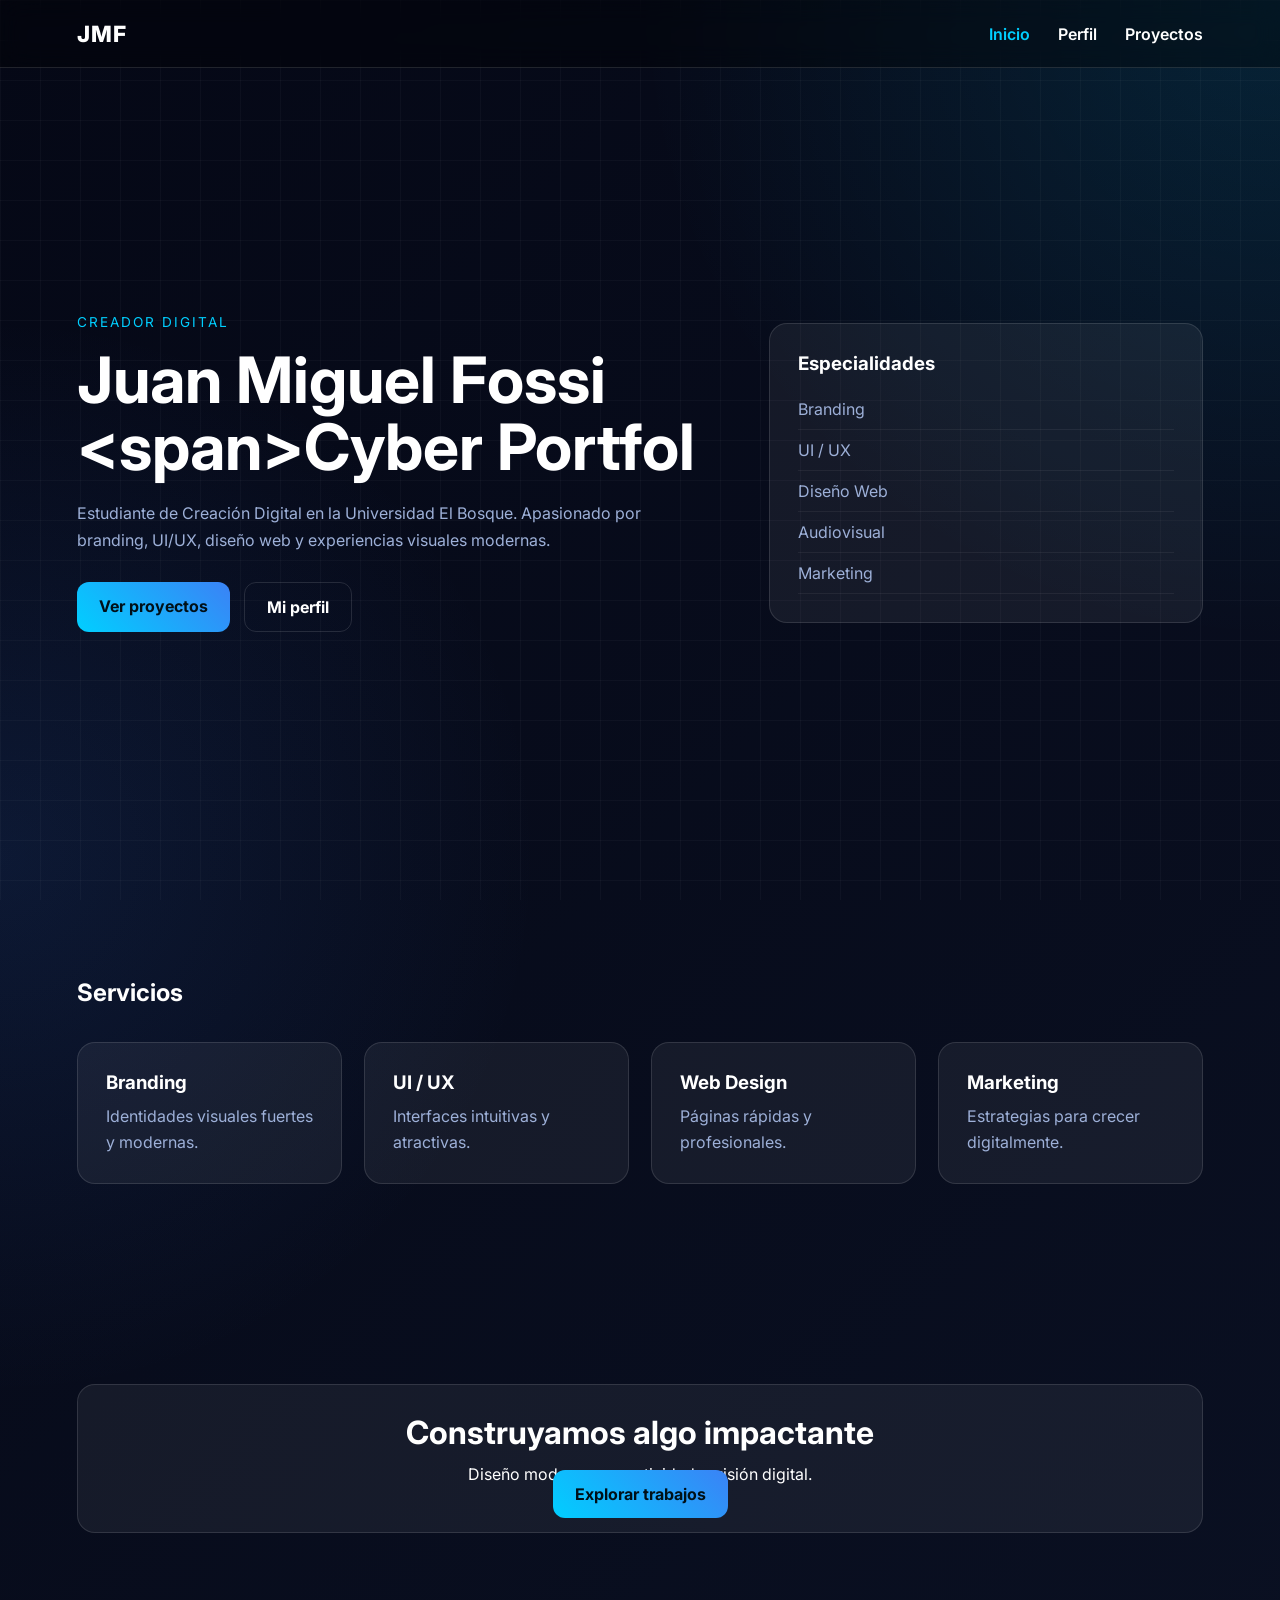
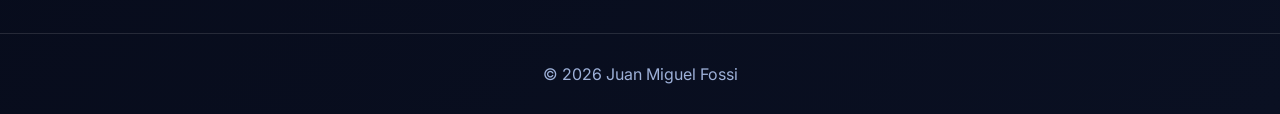
<file: index.html>
<!DOCTYPE html>
<html lang="es">
<head>
<meta charset="UTF-8">
<meta name="viewport" content="width=device-width, initial-scale=1.0">

<title>Juan Miguel Fossi | Portafolio</title>
<meta name="description" content="Portafolio profesional de Juan Miguel Fossi">

<link rel="stylesheet" href="css/styles.css">
<script src="js/script.js" defer></script>

<link rel="preconnect" href="https://fonts.googleapis.com">
<link rel="preconnect" href="https://fonts.gstatic.com" crossorigin>

<link href="https://fonts.googleapis.com/css2?family=Inter:wght@300;400;600;700;800&display=swap" rel="stylesheet">
</head>

<body>

<div class="bg-grid"></div>

<header class="header">

<div class="logo">JMF</div>

<nav class="nav">
<a href="index.html" class="active">Inicio</a>
<a href="about.html">Perfil</a>
<a href="project.html">Proyectos</a>
</nav>

</header>

<section class="hero">

<div class="hero-text reveal">

<p class="tag">CREADOR DIGITAL</p>

<h1>
Juan Miguel Fossi
<span>Cyber Portfolio</span>
</h1>

<p class="desc">
Estudiante de Creación Digital en la Universidad El Bosque.
Apasionado por branding, UI/UX, diseño web y experiencias visuales modernas.
</p>

<div class="buttons">
<a href="project.html" class="btn">Ver proyectos</a>
<a href="about.html" class="btn-outline">Mi perfil</a>
</div>

</div>

<div class="hero-card reveal">

<div class="line"></div>

<h3>Especialidades</h3>

<ul>
<li>Branding</li>
<li>UI / UX</li>
<li>Diseño Web</li>
<li>Audiovisual</li>
<li>Marketing</li>
</ul>

</div>

</section>

<section class="section reveal">

<h2>Servicios</h2>

<div class="grid">

<div class="card">
<h3>Branding</h3>
<p>Identidades visuales fuertes y modernas.</p>
</div>

<div class="card">
<h3>UI / UX</h3>
<p>Interfaces intuitivas y atractivas.</p>
</div>

<div class="card">
<h3>Web Design</h3>
<p>Páginas rápidas y profesionales.</p>
</div>

<div class="card">
<h3>Marketing</h3>
<p>Estrategias para crecer digitalmente.</p>
</div>

</div>

</section>

<section class="section reveal">

<div class="cta">

<h2>Construyamos algo impactante</h2>

<p>Diseño moderno + creatividad + visión digital.</p>

<a href="project.html" class="btn">Explorar trabajos</a>

</div>

</section>

<footer class="footer">
© 2026 Juan Miguel Fossi
</footer>

</body>
</html>
</file>
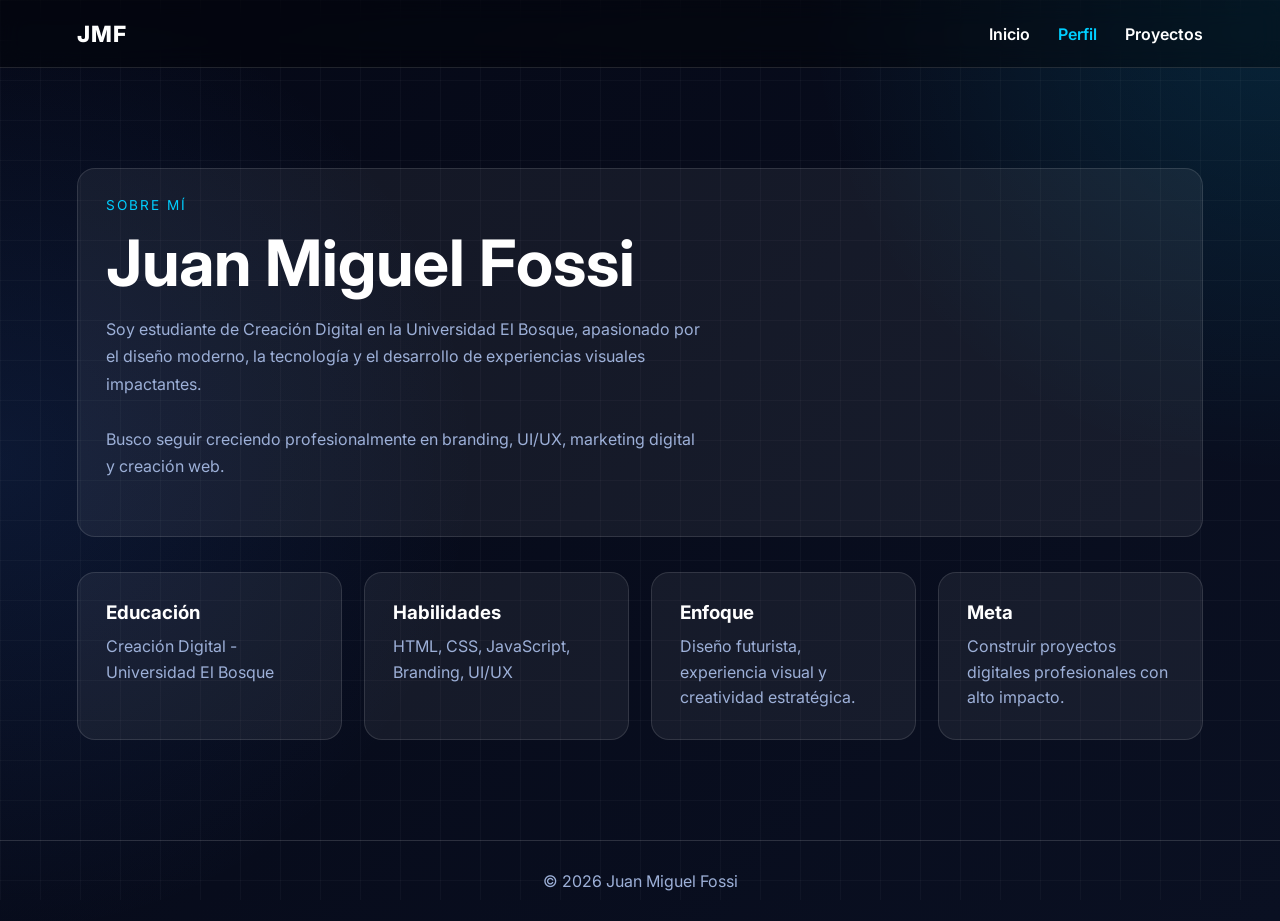
<file: about.html>
<!DOCTYPE html>
<html lang="es">
<head>
<meta charset="UTF-8">
<meta name="viewport" content="width=device-width, initial-scale=1.0">

<title>Perfil | Juan Miguel Fossi</title>
<meta name="description" content="Perfil profesional de Juan Miguel Fossi">

<link rel="stylesheet" href="css/styles.css">
<script src="js/script.js" defer></script>

<link rel="preconnect" href="https://fonts.googleapis.com">
<link rel="preconnect" href="https://fonts.gstatic.com" crossorigin>

<link href="https://fonts.googleapis.com/css2?family=Inter:wght@300;400;600;700;800&display=swap" rel="stylesheet">
</head>

<body>

<div class="bg-grid"></div>

<header class="header">

<div class="logo">JMF</div>

<nav class="nav">
<a href="index.html">Inicio</a>
<a href="about.html" class="active">Perfil</a>
<a href="project.html">Proyectos</a>
</nav>

</header>

<section class="section">

<div class="profile reveal">

<p class="tag">SOBRE MÍ</p>

<h1>Juan Miguel Fossi</h1>

<p class="desc">
Soy estudiante de Creación Digital en la Universidad El Bosque,
apasionado por el diseño moderno, la tecnología y el desarrollo
de experiencias visuales impactantes.
</p>

<p class="desc">
Busco seguir creciendo profesionalmente en branding,
UI/UX, marketing digital y creación web.
</p>

</div>

<div class="grid reveal">

<div class="card">
<h3>Educación</h3>
<p>Creación Digital - Universidad El Bosque</p>
</div>

<div class="card">
<h3>Habilidades</h3>
<p>HTML, CSS, JavaScript, Branding, UI/UX</p>
</div>

<div class="card">
<h3>Enfoque</h3>
<p>Diseño futurista, experiencia visual y creatividad estratégica.</p>
</div>

<div class="card">
<h3>Meta</h3>
<p>Construir proyectos digitales profesionales con alto impacto.</p>
</div>

</div>

</section>

<footer class="footer">
© 2026 Juan Miguel Fossi
</footer>

</body>
</html>
</file>
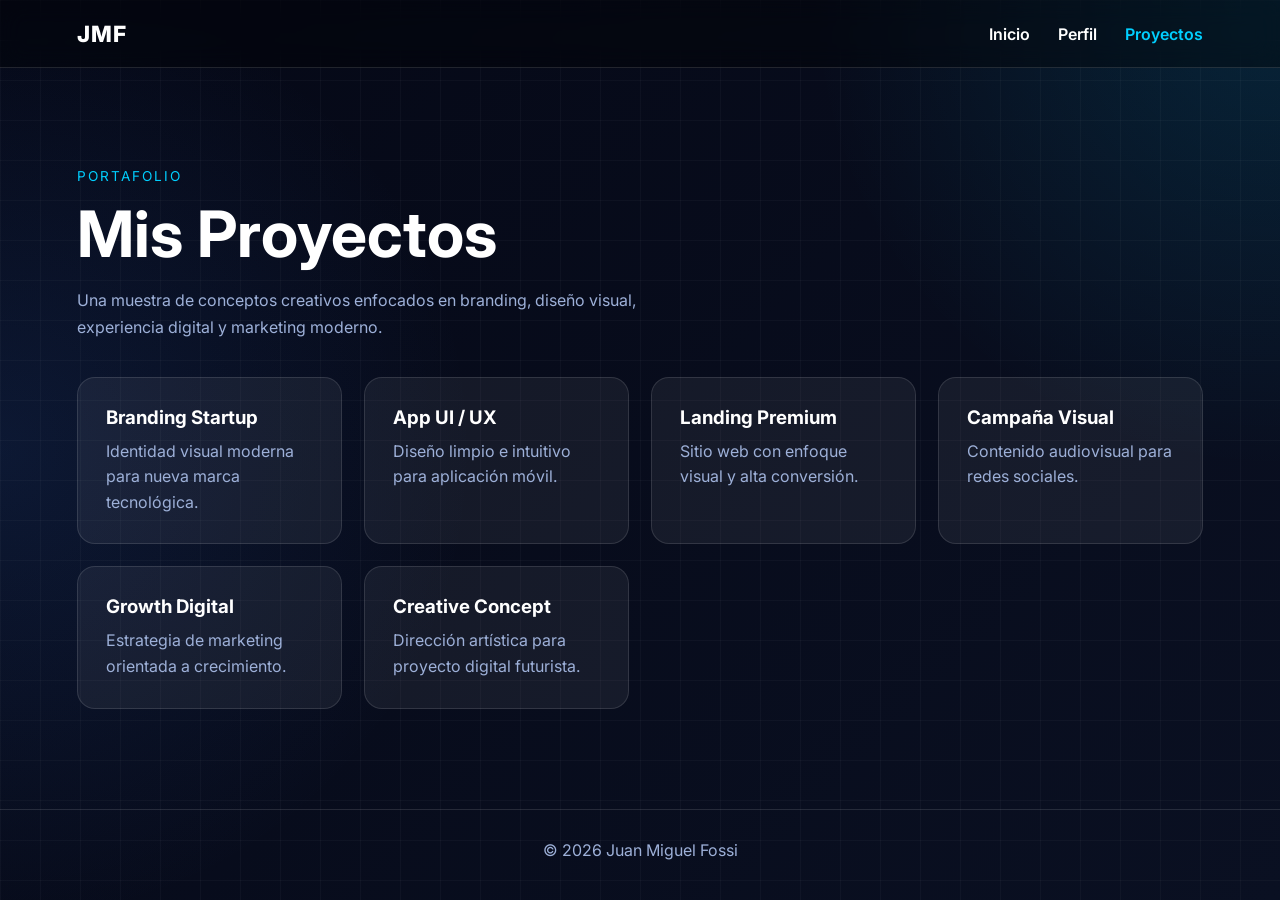
<file: project.html>
<!DOCTYPE html>
<html lang="es">
<head>
<meta charset="UTF-8">
<meta name="viewport" content="width=device-width, initial-scale=1.0">

<title>Proyectos | Juan Miguel Fossi</title>
<meta name="description" content="Portafolio de proyectos de Juan Miguel Fossi">

<link rel="stylesheet" href="css/styles.css">
<script src="js/script.js" defer></script>

<link rel="preconnect" href="https://fonts.googleapis.com">
<link rel="preconnect" href="https://fonts.gstatic.com" crossorigin>

<link href="https://fonts.googleapis.com/css2?family=Inter:wght@300;400;600;700;800&display=swap" rel="stylesheet">
</head>

<body>

<div class="bg-grid"></div>

<header class="header">

<div class="logo">JMF</div>

<nav class="nav">
<a href="index.html">Inicio</a>
<a href="about.html">Perfil</a>
<a href="project.html" class="active">Proyectos</a>
</nav>

</header>

<section class="section">

<div class="reveal">

<p class="tag">PORTAFOLIO</p>

<h1>Mis Proyectos</h1>

<p class="desc">
Una muestra de conceptos creativos enfocados en branding,
diseño visual, experiencia digital y marketing moderno.
</p>

</div>

<div class="grid reveal">

<div class="card">
<h3>Branding Startup</h3>
<p>Identidad visual moderna para nueva marca tecnológica.</p>
</div>

<div class="card">
<h3>App UI / UX</h3>
<p>Diseño limpio e intuitivo para aplicación móvil.</p>
</div>

<div class="card">
<h3>Landing Premium</h3>
<p>Sitio web con enfoque visual y alta conversión.</p>
</div>

<div class="card">
<h3>Campaña Visual</h3>
<p>Contenido audiovisual para redes sociales.</p>
</div>

<div class="card">
<h3>Growth Digital</h3>
<p>Estrategia de marketing orientada a crecimiento.</p>
</div>

<div class="card">
<h3>Creative Concept</h3>
<p>Dirección artística para proyecto digital futurista.</p>
</div>

</div>

</section>

<footer class="footer">
© 2026 Juan Miguel Fossi
</footer>

</body>
</html>
</file>
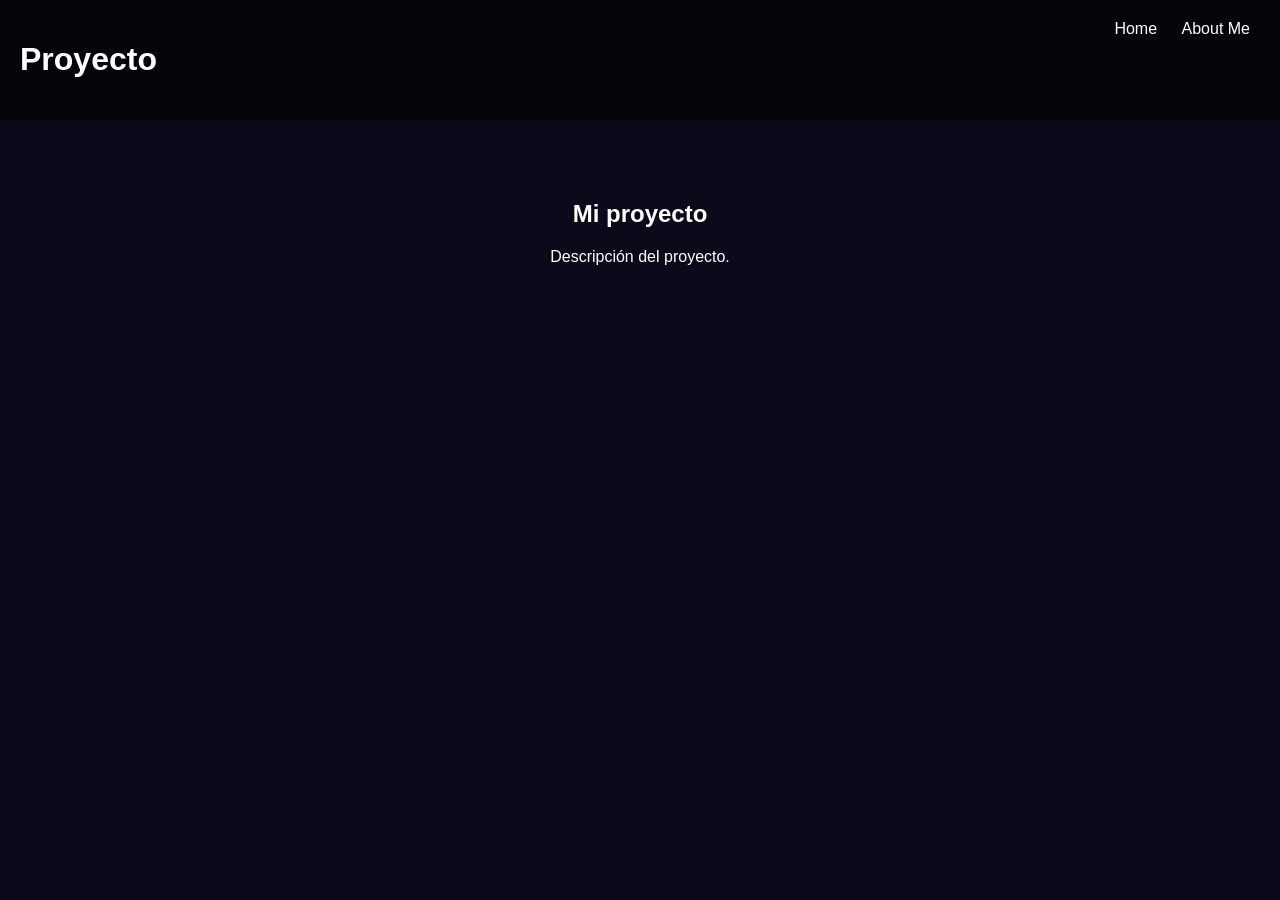
<file: proyect.html>
<!DOCTYPE html>
<html lang="es">
<head>
  <meta charset="UTF-8">
  <title>Proyecto</title>
  <link rel="stylesheet" href="styles.css">
</head>

<body>

<header class="header">
  <h1>Proyecto</h1>
  <nav>
    <a href="index.html">Home</a>
    <a href="about.html">About Me</a>
  </nav>
</header>

<section class="section">
  <h2>Mi proyecto</h2>
  <p>Descripción del proyecto.</p>
</section>

</body>
</html>
</file>
<file: css/styles.css>
:root{
  --bg:#050816;
  --bg2:#0a1022;
  --card:rgba(255,255,255,.06);
  --line:rgba(255,255,255,.12);
  --text:#ffffff;
  --muted:#9db0d8;
  --blue:#00cfff;
  --blue2:#3b82f6;
}

*{
  margin:0;
  padding:0;
  box-sizing:border-box;
}

html{
  scroll-behavior:smooth;
}

body{
  font-family:'Inter',sans-serif;
  color:var(--text);
  background:
  radial-gradient(circle at top right, rgba(0,207,255,.12), transparent 30%),
  radial-gradient(circle at left center, rgba(59,130,246,.12), transparent 35%),
  linear-gradient(135deg,var(--bg),var(--bg2));
  min-height:100vh;
  overflow-x:hidden;
}

/* fondo grid */
.bg-grid{
  position:fixed;
  inset:0;
  background-image:
  linear-gradient(rgba(255,255,255,.03) 1px, transparent 1px),
  linear-gradient(90deg, rgba(255,255,255,.03) 1px, transparent 1px);
  background-size:40px 40px;
  z-index:-1;
}

/* header */
.header{
  position:sticky;
  top:0;
  z-index:1000;
  display:flex;
  justify-content:space-between;
  align-items:center;
  padding:20px 6%;
  backdrop-filter:blur(12px);
  background:rgba(0,0,0,.35);
  border-bottom:1px solid var(--line);
}

.logo{
  font-size:1.4rem;
  font-weight:800;
  letter-spacing:1px;
}

.nav a{
  color:#fff;
  text-decoration:none;
  margin-left:24px;
  font-weight:600;
  transition:.3s;
}

.nav a:hover,
.nav a.active{
  color:var(--blue);
}

/* hero */
.hero{
  min-height:90vh;
  display:grid;
  grid-template-columns:1.2fr .8fr;
  gap:40px;
  align-items:center;
  padding:80px 6%;
}

.tag{
  color:var(--blue);
  font-size:.85rem;
  letter-spacing:2px;
  margin-bottom:16px;
}

h1{
  font-size:4rem;
  line-height:1.05;
  margin-bottom:20px;
}

h1 span{
  display:block;
  color:var(--blue);
}

.desc{
  color:var(--muted);
  line-height:1.7;
  max-width:600px;
  margin-bottom:28px;
}

.buttons{
  display:flex;
  gap:14px;
  flex-wrap:wrap;
}

.btn,
.btn-outline{
  padding:14px 22px;
  border-radius:12px;
  text-decoration:none;
  font-weight:700;
  transition:.3s;
}

.btn{
  background:linear-gradient(45deg,var(--blue),var(--blue2));
  color:#001018;
}

.btn-outline{
  border:1px solid var(--line);
  color:#fff;
}

.btn:hover,
.btn-outline:hover{
  transform:translateY(-4px);
}

/* cards */
.hero-card,
.card,
.cta,
.profile{
  background:var(--card);
  border:1px solid var(--line);
  border-radius:18px;
  padding:28px;
}

.hero-card ul{
  list-style:none;
  margin-top:14px;
}

.hero-card li{
  padding:10px 0;
  border-bottom:1px solid rgba(255,255,255,.06);
  color:var(--muted);
}

.section{
  padding:100px 6%;
}

.grid{
  margin-top:35px;
  display:grid;
  grid-template-columns:repeat(auto-fit,minmax(240px,1fr));
  gap:22px;
}

.card h3{
  margin-bottom:10px;
}

.card p{
  color:var(--muted);
  line-height:1.6;
}

.cta{
  text-align:center;
}

.cta h2{
  font-size:2rem;
  margin-bottom:12px;
}

.footer{
  text-align:center;
  padding:30px;
  color:var(--muted);
  border-top:1px solid var(--line);
}

/* animación */
.reveal{
  opacity:0;
  transform:translateY(40px);
  transition:.8s;
}

.reveal.active{
  opacity:1;
  transform:translateY(0);
}

/* responsive */
@media(max-width:900px){
  .hero{
    grid-template-columns:1fr;
  }

  h1{
    font-size:3rem;
  }
}

@media(max-width:600px){
  .header{
    flex-direction:column;
    gap:12px;
  }

  .nav a{
    margin:0 10px;
  }

  h1{
    font-size:2.4rem;
  }
}
</file>
<file: styles.css>
body {
  margin: 0;
  font-family: 'Segoe UI', sans-serif;
  background: #0a0a1a;
  color: white;
}

/* HEADER */
.header {
  display: flex;
  justify-content: space-between;
  padding: 20px;
  background: rgba(0,0,0,0.6);
  backdrop-filter: blur(10px);
}

nav a {
  margin: 0 10px;
  text-decoration: none;
  color: white;
  position: relative;
}

/* PSEUDOELEMENTO */
nav a::after {
  content: "";
  position: absolute;
  width: 0;
  height: 2px;
  background: #4fc3f7;
  left: 0;
  bottom: -5px;
  transition: 0.3s;
}

nav a:hover::after {
  width: 100%;
}

/* HERO */
.hero {
  text-align: center;
  padding: 100px 20px;
}

.btn {
  background: #4fc3f7;
  padding: 12px 20px;
  border-radius: 10px;
  text-decoration: none;
  color: black;
  transition: 0.3s;
}

.btn:hover {
  transform: scale(1.1);
}

/* SECCIONES */
.section {
  padding: 60px;
  text-align: center;
}

/* CARDS */
.cards {
  display: flex;
  justify-content: center;
  gap: 20px;
  flex-wrap: wrap;
}

.card {
  background: rgba(255,255,255,0.1);
  padding: 30px;
  border-radius: 10px;
  transition: 0.3s;
}

.card:hover {
  transform: translateY(-10px);
  background: rgba(79,195,247,0.2);
}

/* FOTO */
.profile {
  width: 200px;
  border-radius: 50%;
}

/* STATS */
.stats {
  display: flex;
  justify-content: center;
  gap: 20px;
  margin-top: 20px;
}

/* RESPONSIVE */
@media (max-width: 768px) {
  .header {
    flex-direction: column;
    text-align: center;
  }

  .cards {
    flex-direction: column;
  }
}
</file>
